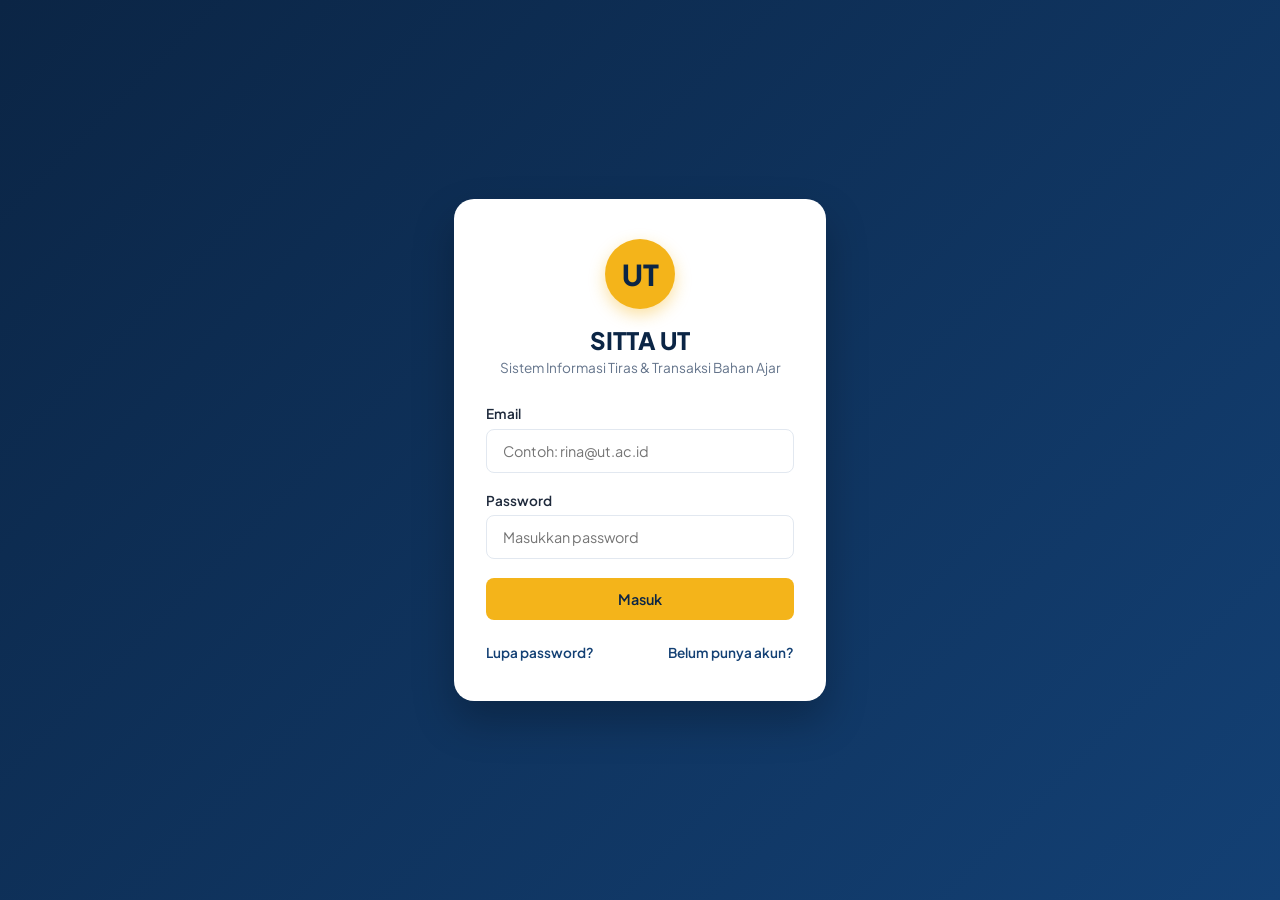
<file: index.html>
<!DOCTYPE html>
<html lang="id">
<head>
  <meta charset="UTF-8">
  <meta name="viewport" content="width=device-width, initial-scale=1.0">
  <title>SITTA UT - Login Pemesanan Bahan Ajar</title>
  <link rel="stylesheet" href="css/style.css">
</head>
<body class="login-body">

  <div class="login-wrapper">
    <div class="login-card">
      <div class="login-logo-circle">UT</div>
      <h2>SITTA UT</h2>
      <p>Sistem Informasi Tiras & Transaksi Bahan Ajar</p>

      <!-- Form Login -->
      <form id="loginForm">
        <div class="form-group">
          <label class="form-label" for="loginEmail">Email</label>
          <input type="email" id="loginEmail" class="form-control" placeholder="Contoh: rina@ut.ac.id" required>
        </div>

        <div class="form-group">
          <label class="form-label" for="loginPassword">Password</label>
          <input type="password" id="loginPassword" class="form-control" placeholder="Masukkan password" required>
        </div>

        <button type="submit" class="btn btn-accent btn-block">Masuk</button>
      </form>

      <!-- Modal triggers -->
      <div class="login-links">
        <a href="#" id="btnOpenLupa">Lupa password?</a>
        <a href="#" id="btnOpenDaftar">Belum punya akun?</a>
      </div>
    </div>
  </div>

  <!-- Modal Lupa Password -->
  <div class="modal" id="modalLupa">
    <div class="modal-content">
      <div class="modal-header">
        <h3 class="modal-title">Reset Password</h3>
        <button class="close-btn" id="btnCloseLupa">&times;</button>
      </div>
      <form id="formLupa">
        <div class="form-group">
          <label class="form-label" for="lupaEmail">Email Terdaftar</label>
          <input type="email" id="lupaEmail" class="form-control" placeholder="Masukkan email anda" required>
        </div>
        <button type="submit" class="btn btn-primary btn-block">Kirim Link Reset</button>
      </form>
    </div>
  </div>

  <!-- Modal Registrasi -->
  <div class="modal" id="modalDaftar">
    <div class="modal-content">
      <div class="modal-header">
        <h3 class="modal-title">Daftar Akun Baru</h3>
        <button class="close-btn" id="btnCloseDaftar">&times;</button>
      </div>
      <form id="formDaftar">
        <div class="form-group">
          <label class="form-label" for="regNama">Nama Lengkap</label>
          <input type="text" id="regNama" class="form-control" placeholder="Nama Mahasiswa/Petugas" required>
        </div>
        <div class="form-group">
          <label class="form-label" for="regEmail">Email</label>
          <input type="email" id="regEmail" class="form-control" placeholder="email@ut.ac.id" required>
        </div>
        <div class="form-group">
          <label class="form-label" for="regPassword">Password</label>
          <input type="password" id="regPassword" class="form-control" placeholder="Password akun" required>
        </div>
        <div class="form-group">
          <label class="form-label" for="regLokasi">Lokasi / UPBJJ</label>
          <input type="text" id="regLokasi" class="form-control" placeholder="Contoh: UPBJJ Bandung" required>
        </div>
        <button type="submit" class="btn btn-accent btn-block">Daftar Akun</button>
      </form>
    </div>
  </div>

  <!-- Load Data Dummy dan Logic JS -->
  <script src="js/data.js"></script>
  <script src="js/script.js"></script>
</body>
</html>
</file>
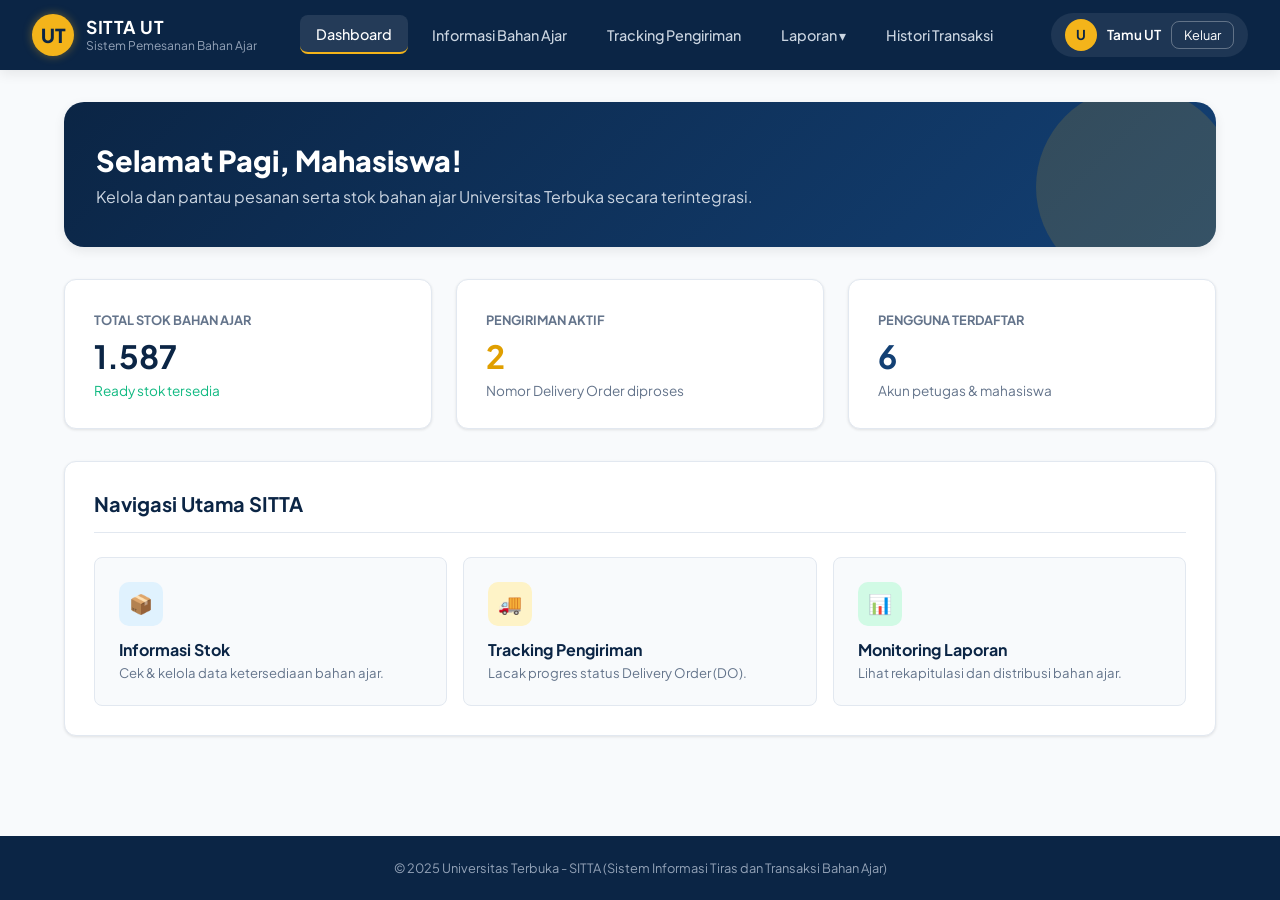
<file: dashboard.html>
<!DOCTYPE html>
<html lang="id">
<head>
  <meta charset="UTF-8">
  <meta name="viewport" content="width=device-width, initial-scale=1.0">
  <title>SITTA UT - Dashboard Utama</title>
  <link rel="stylesheet" href="css/style.css">
</head>
<body>

  <!-- Navigation Bar -->
  <nav class="navbar">
    <a href="dashboard.html" class="brand-container">
      <div class="brand-logo">UT</div>
      <div class="brand-title">
        <h1>SITTA UT</h1>
        <span>Sistem Pemesanan Bahan Ajar</span>
      </div>
    </a>

    <ul class="nav-menu">
      <li class="nav-item">
        <a href="dashboard.html" class="nav-link active">Dashboard</a>
      </li>
      <li class="nav-item">
        <a href="stok.html" class="nav-link">Informasi Bahan Ajar</a>
      </li>
      <li class="nav-item">
        <a href="tracking.html" class="nav-link">Tracking Pengiriman</a>
      </li>
      <li class="nav-item dropdown">
        <a href="#" class="nav-link">Laporan &#9662;</a>
        <div class="dropdown-menu">
          <a href="#" class="dropdown-item" onclick="alert('Laporan Monitoring Progress DO dalam persiapan.')">Monitoring Progress DO Bahan Ajar</a>
          <a href="#" class="dropdown-item" onclick="alert('Laporan Rekap Bahan Ajar dalam persiapan.')">Rekap Bahan Ajar</a>
        </div>
      </li>
      <li class="nav-item">
        <a href="#" class="nav-link" onclick="alert('Halaman Histori Transaksi Bahan Ajar.')">Histori Transaksi</a>
      </li>
    </ul>

    <div class="user-badge">
      <div class="user-avatar" id="navAvatar">U</div>
      <span class="user-name" id="navUserName">Mahasiswa</span>
      <button class="btn-logout" id="btnLogout">Keluar</button>
    </div>
  </nav>

  <!-- Main Content Container -->
  <main class="main-container">

    <!-- Hero Banner with Dynamic Greeting -->
    <div class="hero-banner">
      <h2 class="hero-greeting" id="greetingText">Selamat Datang di SITTA UT</h2>
      <p class="hero-subtitle">Kelola dan pantau pesanan serta stok bahan ajar Universitas Terbuka secara terintegrasi.</p>
    </div>

    <!-- Quick Stats Cards -->
    <div style="display: grid; grid-template-columns: repeat(auto-fit, minmax(260px, 1fr)); gap: 1.5rem; margin-bottom: 2rem;">
      <div class="card" style="margin-bottom:0;">
        <span style="font-size: 0.8rem; color: var(--text-secondary); font-weight:700;">TOTAL STOK BAHAN AJAR</span>
        <h3 style="font-size: 2rem; color: var(--primary-color); margin: 0.4rem 0;" id="statTotalStok">0</h3>
        <p style="font-size: 0.85rem; color: var(--success-color);">Ready stok tersedia</p>
      </div>

      <div class="card" style="margin-bottom:0;">
        <span style="font-size: 0.8rem; color: var(--text-secondary); font-weight:700;">PENGIRIMAN AKTIF</span>
        <h3 style="font-size: 2rem; color: var(--secondary-hover); margin: 0.4rem 0;" id="statTrackingAktif">2</h3>
        <p style="font-size: 0.85rem; color: var(--text-secondary);">Nomor Delivery Order diproses</p>
      </div>

      <div class="card" style="margin-bottom:0;">
        <span style="font-size: 0.8rem; color: var(--text-secondary); font-weight:700;">PENGGUNA TERDAFTAR</span>
        <h3 style="font-size: 2rem; color: var(--primary-light); margin: 0.4rem 0;" id="statPengguna">0</h3>
        <p style="font-size: 0.85rem; color: var(--text-secondary);">Akun petugas & mahasiswa</p>
      </div>
    </div>

    <!-- Quick Access Menu Grid -->
    <div class="card">
      <div class="card-header">
        <h3 class="card-title">Navigasi Utama SITTA</h3>
      </div>
      <div style="display: grid; grid-template-columns: repeat(auto-fit, minmax(220px, 1fr)); gap: 1rem;">
        
        <a href="stok.html" style="text-decoration: none; color: inherit;">
          <div style="background: #f8fafc; border: 1px solid var(--border-color); border-radius: var(--radius-sm); padding: 1.5rem; transition: transform 0.2s, box-shadow 0.2s;" onmouseover="this.style.transform='translateY(-4px)'; this.style.boxShadow='var(--shadow-md)'" onmouseout="this.style.transform='none'; this.style.boxShadow='none'">
            <div style="width: 44px; height: 44px; background: #e0f2fe; color: #0284c7; border-radius: 10px; display: flex; align-items: center; justify-content: center; font-weight: 800; font-size: 1.2rem; margin-bottom: 0.8rem;">📦</div>
            <h4 style="font-weight: 700; color: var(--primary-color);">Informasi Stok</h4>
            <p style="font-size: 0.82rem; color: var(--text-secondary); margin-top: 0.3rem;">Cek & kelola data ketersediaan bahan ajar.</p>
          </div>
        </a>

        <a href="tracking.html" style="text-decoration: none; color: inherit;">
          <div style="background: #f8fafc; border: 1px solid var(--border-color); border-radius: var(--radius-sm); padding: 1.5rem; transition: transform 0.2s, box-shadow 0.2s;" onmouseover="this.style.transform='translateY(-4px)'; this.style.boxShadow='var(--shadow-md)'" onmouseout="this.style.transform='none'; this.style.boxShadow='none'">
            <div style="width: 44px; height: 44px; background: #fef3c7; color: #d97706; border-radius: 10px; display: flex; align-items: center; justify-content: center; font-weight: 800; font-size: 1.2rem; margin-bottom: 0.8rem;">🚚</div>
            <h4 style="font-weight: 700; color: var(--primary-color);">Tracking Pengiriman</h4>
            <p style="font-size: 0.82rem; color: var(--text-secondary); margin-top: 0.3rem;">Lacak progres status Delivery Order (DO).</p>
          </div>
        </a>

        <a href="javascript:void(0)" onclick="alert('Fitur Laporan Progress DO siap digunakan.')" style="text-decoration: none; color: inherit;">
          <div style="background: #f8fafc; border: 1px solid var(--border-color); border-radius: var(--radius-sm); padding: 1.5rem; transition: transform 0.2s, box-shadow 0.2s;" onmouseover="this.style.transform='translateY(-4px)'; this.style.boxShadow='var(--shadow-md)'" onmouseout="this.style.transform='none'; this.style.boxShadow='none'">
            <div style="width: 44px; height: 44px; background: #d1fae5; color: #059669; border-radius: 10px; display: flex; align-items: center; justify-content: center; font-weight: 800; font-size: 1.2rem; margin-bottom: 0.8rem;">📊</div>
            <h4 style="font-weight: 700; color: var(--primary-color);">Monitoring Laporan</h4>
            <p style="font-size: 0.82rem; color: var(--text-secondary); margin-top: 0.3rem;">Lihat rekapitulasi dan distribusi bahan ajar.</p>
          </div>
        </a>

      </div>
    </div>

  </main>

  <footer class="footer">
    <p>&copy; 2025 Universitas Terbuka - SITTA (Sistem Informasi Tiras dan Transaksi Bahan Ajar)</p>
  </footer>

  <script src="js/data.js"></script>
  <script src="js/script.js"></script>
</body>
</html>
</file>
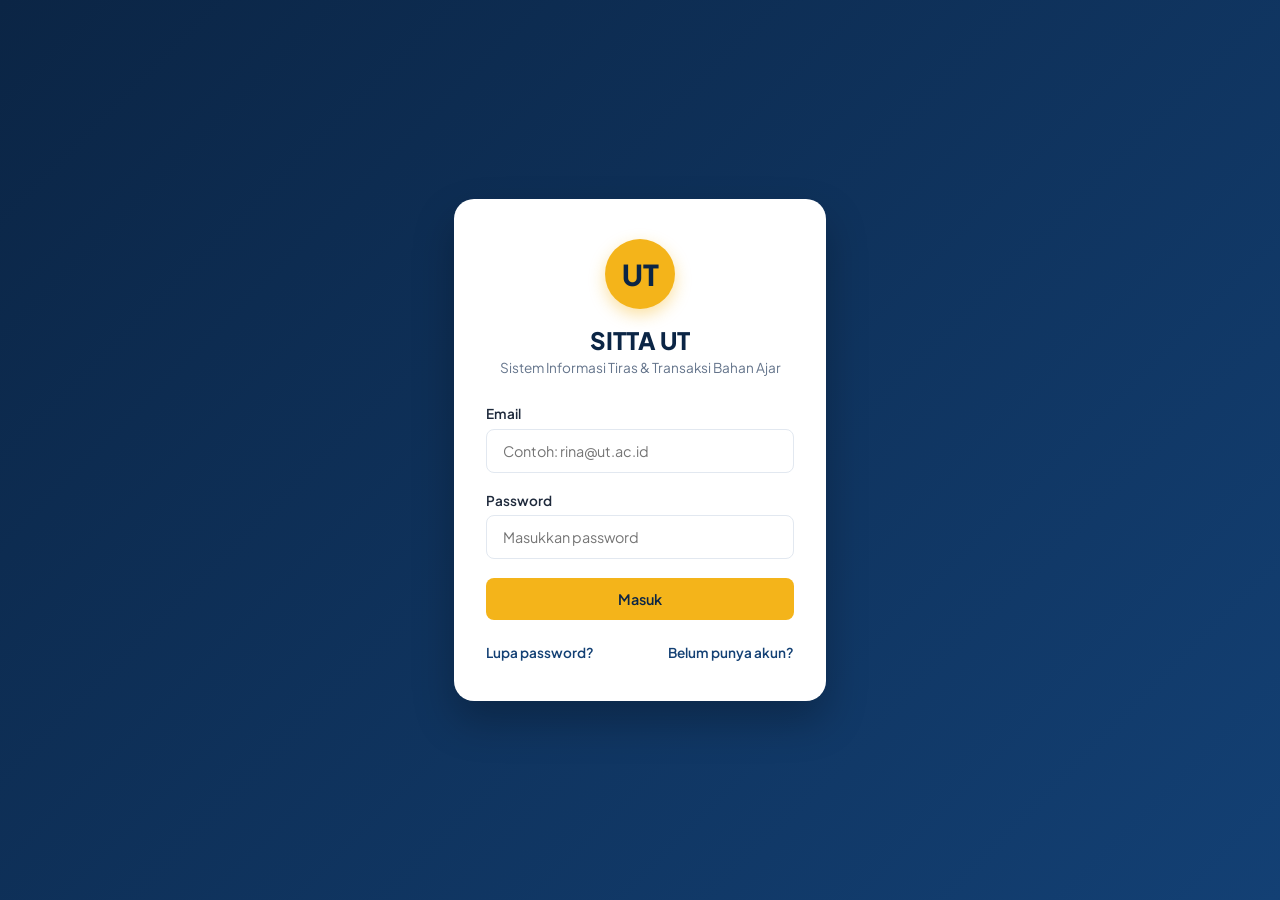
<file: login.html>
<!DOCTYPE html>
<html lang="id">
<head>
  <meta charset="UTF-8">
  <meta http-equiv="refresh" content="0; url=index.html">
  <title>Redirecting to Login...</title>
</head>
<body>
  <p>Mengarahkan ke halaman login... <a href="index.html">Klik di sini jika tidak otomatis</a></p>
</body>
</html>
</file>
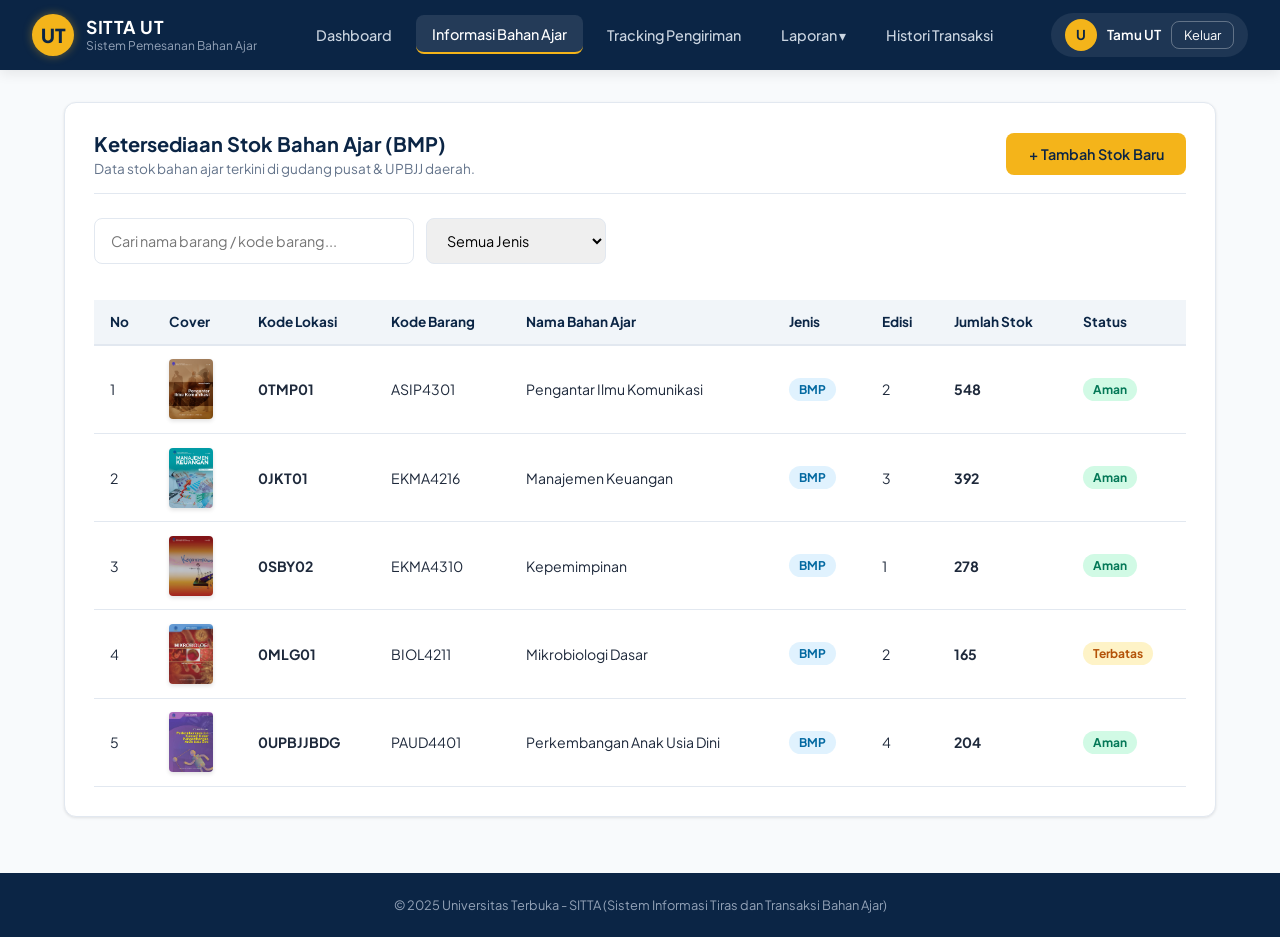
<file: stok.html>
<!DOCTYPE html>
<html lang="id">
<head>
  <meta charset="UTF-8">
  <meta name="viewport" content="width=device-width, initial-scale=1.0">
  <title>SITTA UT - Informasi Stok Bahan Ajar</title>
  <link rel="stylesheet" href="css/style.css">
</head>
<body>

  <!-- Navigation Bar -->
  <nav class="navbar">
    <a href="dashboard.html" class="brand-container">
      <div class="brand-logo">UT</div>
      <div class="brand-title">
        <h1>SITTA UT</h1>
        <span>Sistem Pemesanan Bahan Ajar</span>
      </div>
    </a>

    <ul class="nav-menu">
      <li class="nav-item">
        <a href="dashboard.html" class="nav-link">Dashboard</a>
      </li>
      <li class="nav-item">
        <a href="stok.html" class="nav-link active">Informasi Bahan Ajar</a>
      </li>
      <li class="nav-item">
        <a href="tracking.html" class="nav-link">Tracking Pengiriman</a>
      </li>
      <li class="nav-item dropdown">
        <a href="#" class="nav-link">Laporan &#9662;</a>
        <div class="dropdown-menu">
          <a href="#" class="dropdown-item" onclick="alert('Laporan Monitoring Progress DO Bahan Ajar.')">Monitoring Progress DO Bahan Ajar</a>
          <a href="#" class="dropdown-item" onclick="alert('Laporan Rekap Bahan Ajar.')">Rekap Bahan Ajar</a>
        </div>
      </li>
      <li class="nav-item">
        <a href="#" class="nav-link" onclick="alert('Histori Transaksi Bahan Ajar.')">Histori Transaksi</a>
      </li>
    </ul>

    <div class="user-badge">
      <div class="user-avatar" id="navAvatar">U</div>
      <span class="user-name" id="navUserName">Mahasiswa</span>
      <button class="btn-logout" id="btnLogout">Keluar</button>
    </div>
  </nav>

  <!-- Main Content Container -->
  <main class="main-container">

    <div class="card">
      <div class="card-header">
        <div>
          <h3 class="card-title">Ketersediaan Stok Bahan Ajar (BMP)</h3>
          <p style="font-size: 0.85rem; color: var(--text-secondary); margin-top: 4px;">Data stok bahan ajar terkini di gudang pusat & UPBJJ daerah.</p>
        </div>
        <button class="btn btn-accent" id="btnOpenAddStok">+ Tambah Stok Baru</button>
      </div>

      <!-- Filter / Pencarian -->
      <div style="display: flex; gap: 12px; margin-bottom: 1.2rem; flex-wrap: wrap;">
        <input type="text" id="searchStok" class="form-control" style="max-width: 320px;" placeholder="Cari nama barang / kode barang...">
        <select id="filterJenis" class="form-control" style="max-width: 180px;">
          <option value="">Semua Jenis</option>
          <option value="BMP">BMP (Buku Materi Pokok)</option>
          <option value="Modul">Modul Praktikum</option>
        </select>
      </div>

      <!-- Tabel Stok Bahan Ajar -->
      <div class="table-responsive">
        <table class="custom-table" id="tableStok">
          <thead>
            <tr>
              <th>No</th>
              <th>Cover</th>
              <th>Kode Lokasi</th>
              <th>Kode Barang</th>
              <th>Nama Bahan Ajar</th>
              <th>Jenis</th>
              <th>Edisi</th>
              <th>Jumlah Stok</th>
              <th>Status</th>
            </tr>
          </thead>
          <tbody id="tbodyStok">
            <!-- Rendered by JS -->
          </tbody>
        </table>
      </div>
    </div>

  </main>

  <!-- Modal Tambah Stok Baru -->
  <div class="modal" id="modalAddStok">
    <div class="modal-content">
      <div class="modal-header">
        <h3 class="modal-title">Tambah Stok Bahan Ajar Baru</h3>
        <button class="close-btn" id="btnCloseAddStok">&times;</button>
      </div>
      <form id="formAddStok">
        <div class="form-group">
          <label class="form-label" for="addKodeLokasi">Kode Lokasi</label>
          <input type="text" id="addKodeLokasi" class="form-control" placeholder="Contoh: 0JKT01" required>
        </div>
        <div class="form-group">
          <label class="form-label" for="addKodeBarang">Kode Barang</label>
          <input type="text" id="addKodeBarang" class="form-control" placeholder="Contoh: EKMA4111" required>
        </div>
        <div class="form-group">
          <label class="form-label" for="addNamaBarang">Nama Bahan Ajar</label>
          <input type="text" id="addNamaBarang" class="form-control" placeholder="Contoh: Pengantar Bisnis" required>
        </div>
        <div style="display: grid; grid-template-columns: 1fr 1fr; gap: 10px;">
          <div class="form-group">
            <label class="form-label" for="addJenisBarang">Jenis Barang</label>
            <select id="addJenisBarang" class="form-control">
              <option value="BMP">BMP</option>
              <option value="Modul">Modul</option>
            </select>
          </div>
          <div class="form-group">
            <label class="form-label" for="addEdisi">Edisi</label>
            <input type="number" id="addEdisi" class="form-control" placeholder="1" min="1" required>
          </div>
        </div>
        <div class="form-group">
          <label class="form-label" for="addStok">Jumlah Stok</label>
          <input type="number" id="addStok" class="form-control" placeholder="100" min="0" required>
        </div>
        <button type="submit" class="btn btn-primary btn-block">Simpan Stok Baru</button>
      </form>
    </div>
  </div>

  <footer class="footer">
    <p>&copy; 2025 Universitas Terbuka - SITTA (Sistem Informasi Tiras dan Transaksi Bahan Ajar)</p>
  </footer>

  <script src="js/data.js"></script>
  <script src="js/script.js"></script>
</body>
</html>
</file>
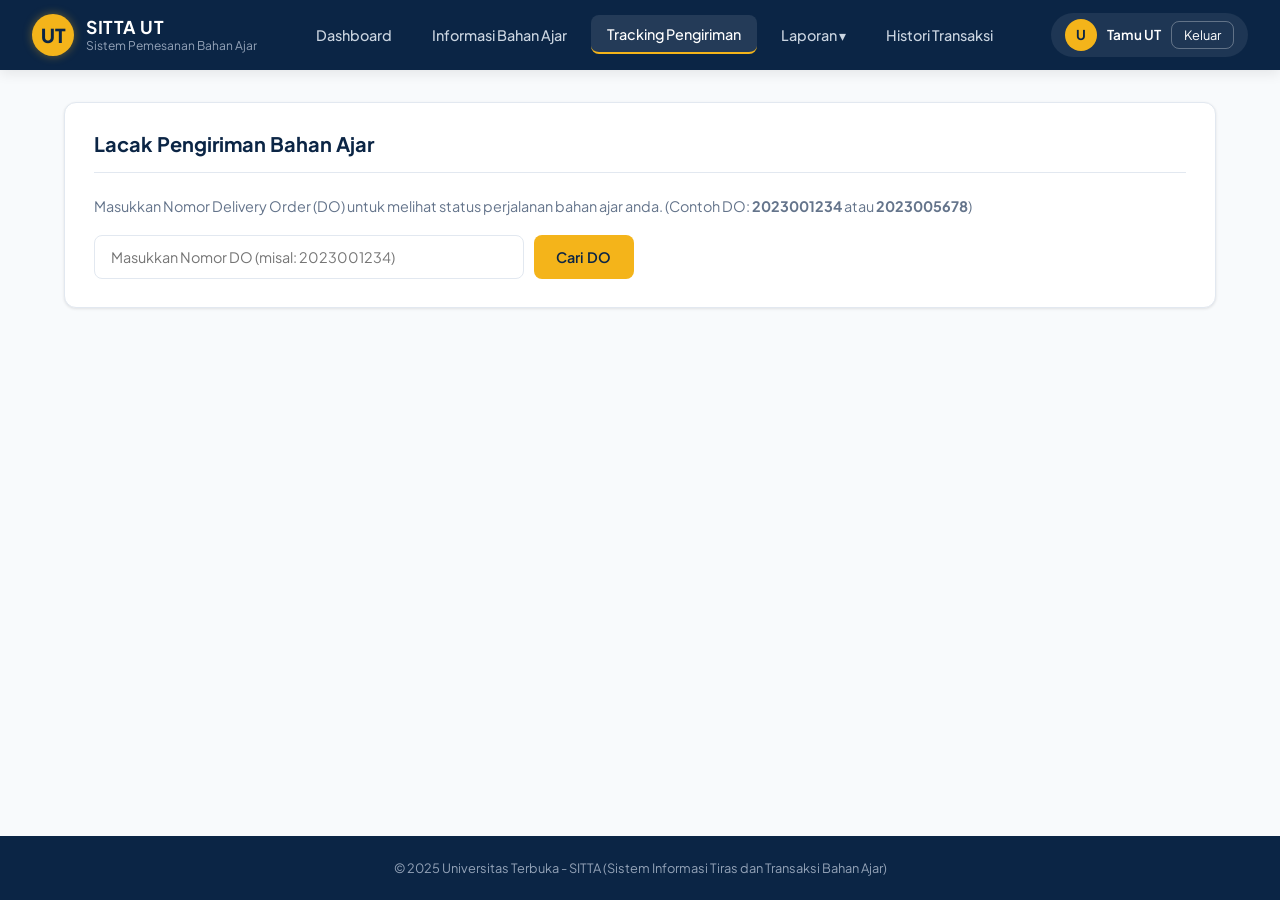
<file: tracking.html>
<!DOCTYPE html>
<html lang="id">
<head>
  <meta charset="UTF-8">
  <meta name="viewport" content="width=device-width, initial-scale=1.0">
  <title>SITTA UT - Tracking Pengiriman DO</title>
  <link rel="stylesheet" href="css/style.css">
</head>
<body>

  <!-- Navigation Bar -->
  <nav class="navbar">
    <a href="dashboard.html" class="brand-container">
      <div class="brand-logo">UT</div>
      <div class="brand-title">
        <h1>SITTA UT</h1>
        <span>Sistem Pemesanan Bahan Ajar</span>
      </div>
    </a>

    <ul class="nav-menu">
      <li class="nav-item">
        <a href="dashboard.html" class="nav-link">Dashboard</a>
      </li>
      <li class="nav-item">
        <a href="stok.html" class="nav-link">Informasi Bahan Ajar</a>
      </li>
      <li class="nav-item">
        <a href="tracking.html" class="nav-link active">Tracking Pengiriman</a>
      </li>
      <li class="nav-item dropdown">
        <a href="#" class="nav-link">Laporan &#9662;</a>
        <div class="dropdown-menu">
          <a href="#" class="dropdown-item" onclick="alert('Laporan Monitoring Progress DO Bahan Ajar.')">Monitoring Progress DO Bahan Ajar</a>
          <a href="#" class="dropdown-item" onclick="alert('Laporan Rekap Bahan Ajar.')">Rekap Bahan Ajar</a>
        </div>
      </li>
      <li class="nav-item">
        <a href="#" class="nav-link" onclick="alert('Histori Transaksi Bahan Ajar.')">Histori Transaksi</a>
      </li>
    </ul>

    <div class="user-badge">
      <div class="user-avatar" id="navAvatar">U</div>
      <span class="user-name" id="navUserName">Mahasiswa</span>
      <button class="btn-logout" id="btnLogout">Keluar</button>
    </div>
  </nav>

  <!-- Main Content Container -->
  <main class="main-container">

    <!-- Card Input Search Tracking -->
    <div class="card">
      <div class="card-header">
        <h3 class="card-title">Lacak Pengiriman Bahan Ajar</h3>
      </div>
      <p style="color: var(--text-secondary); font-size: 0.9rem; margin-bottom: 1.2rem;">
        Masukkan Nomor Delivery Order (DO) untuk melihat status perjalanan bahan ajar anda. (Contoh DO: <strong>2023001234</strong> atau <strong>2023005678</strong>)
      </p>

      <form id="formTracking" style="display: flex; gap: 10px; max-width: 540px;">
        <input type="text" id="inputNoDO" class="form-control" placeholder="Masukkan Nomor DO (misal: 2023001234)" required>
        <button type="submit" class="btn btn-accent" style="white-space: nowrap;">Cari DO</button>
      </form>
    </div>

    <!-- Container Hasil Tracking -->
    <div class="card" id="trackingResultCard" style="display: none;">
      <div class="card-header">
        <h3 class="card-title" id="resultHeaderTitle">Detail Delivery Order</h3>
        <span class="badge badge-warning" id="badgeStatus">Status DO</span>
      </div>

      <!-- Detail Ringkasan Header -->
      <div class="tracking-header">
        <div class="tracking-info-item">
          <label>Nomor DO</label>
          <p id="resNoDO">-</p>
        </div>
        <div class="tracking-info-item">
          <label>Nama Mahasiswa</label>
          <p id="resNama">-</p>
        </div>
        <div class="tracking-info-item">
          <label>Ekspedisi</label>
          <p id="resEkspedisi">-</p>
        </div>
        <div class="tracking-info-item">
          <label>Tanggal Kirim</label>
          <p id="resTglKirim">-</p>
        </div>
        <div class="tracking-info-item">
          <label>Paket Bahan Ajar</label>
          <p id="resPaket">-</p>
        </div>
        <div class="tracking-info-item">
          <label>Total Pembayaran</label>
          <p id="resTotal">-</p>
        </div>
      </div>

      <!-- Visual Progress Bar -->
      <div style="margin: 1.5rem 0;">
        <label style="font-size: 0.85rem; font-weight: 700; color: var(--primary-color);">Progress Pengiriman:</label>
        <div style="background: #e2e8f0; height: 12px; border-radius: 10px; overflow: hidden; margin-top: 6px;">
          <div id="progressBar" style="background: linear-gradient(90deg, var(--secondary-color), var(--success-color)); height: 100%; width: 50%; transition: width 0.5s ease;"></div>
        </div>
      </div>

      <!-- History Timeline -->
      <h4 style="font-size: 1rem; color: var(--primary-color); font-weight: 700; margin-top: 1.8rem;">Riwayat Perjalanan Paket:</h4>
      <div class="timeline" id="timelineContainer">
        <!-- Rendered by JS -->
      </div>
    </div>

    <!-- Alert Not Found -->
    <div id="trackingNotFound" style="display: none; background: #fee2e2; border: 1px solid #fca5a5; color: #991b1b; padding: 1.2rem; border-radius: var(--radius-sm); margin-top: 1rem;">
      <h4 style="font-weight: 700; font-size: 0.95rem;">Nomor Delivery Order Tidak Ditemukan!</h4>
      <p style="font-size: 0.85rem; margin-top: 0.2rem;">Silakan periksa kembali nomor DO yang anda masukkan. Contoh yang tersedia: <strong>2023001234</strong> atau <strong>2023005678</strong>.</p>
    </div>

  </main>

  <footer class="footer">
    <p>&copy; 2025 Universitas Terbuka - SITTA (Sistem Informasi Tiras dan Transaksi Bahan Ajar)</p>
  </footer>

  <script src="js/data.js"></script>
  <script src="js/script.js"></script>
</body>
</html>
</file>
<file: css/style.css>
@import url('https://fonts.googleapis.com/css2?family=Plus+Jakarta+Sans:wght@300;400;500;600;700;800&display=swap');

/* Reset dan variabel warna */
:root {
  --primary-color: #0b2545;
  --primary-light: #134074;
  --secondary-color: #f4b41a;
  --secondary-hover: #e09f00;
  --accent-color: #00b4d8;
  --bg-color: #f8fafc;
  --card-bg: #ffffff;
  --text-primary: #1e293b;
  --text-secondary: #64748b;
  --border-color: #e2e8f0;
  --success-color: #10b981;
  --warning-color: #f59e0b;
  --danger-color: #ef4444;
  --shadow-sm: 0 1px 3px rgba(0,0,0,0.1);
  --shadow-md: 0 4px 12px rgba(0,0,0,0.08);
  --shadow-lg: 0 10px 25px rgba(0,0,0,0.12);
  --radius-sm: 8px;
  --radius-md: 12px;
  --radius-lg: 20px;
}

* {
  margin: 0;
  padding: 0;
  box-sizing: border-box;
  font-family: 'Plus Jakarta Sans', sans-serif;
}

body {
  background-color: var(--bg-color);
  color: var(--text-primary);
  min-height: 100vh;
  display: flex;
  flex-direction: column;
}

/* Styling Navbar Header */
.navbar {
  background: var(--primary-color);
  color: white;
  padding: 0.8rem 2rem;
  display: flex;
  justify-content: space-between;
  align-items: center;
  box-shadow: var(--shadow-md);
  position: sticky;
  top: 0;
  z-index: 100;
}

.brand-container {
  display: flex;
  align-items: center;
  gap: 12px;
  text-decoration: none;
  color: white;
}

.brand-logo {
  width: 42px;
  height: 42px;
  background: var(--secondary-color);
  border-radius: 50%;
  display: flex;
  align-items: center;
  justify-content: center;
  font-weight: 800;
  color: var(--primary-color);
  font-size: 1.2rem;
  box-shadow: 0 0 10px rgba(244, 180, 26, 0.4);
}

.brand-title h1 {
  font-size: 1.1rem;
  font-weight: 700;
  letter-spacing: 0.5px;
}

.brand-title span {
  font-size: 0.75rem;
  color: #94a3b8;
  display: block;
}

/* Styling Menu Navigasi */
.nav-menu {
  display: flex;
  align-items: center;
  gap: 8px;
  list-style: none;
}

.nav-item {
  position: relative;
}

.nav-link {
  color: #cbd5e1;
  text-decoration: none;
  padding: 0.6rem 1rem;
  border-radius: var(--radius-sm);
  font-weight: 500;
  font-size: 0.9rem;
  transition: all 0.2s ease;
  display: flex;
  align-items: center;
  gap: 6px;
}

.nav-link:hover, .nav-link.active {
  color: white;
  background: rgba(255, 255, 255, 0.1);
}

.nav-link.active {
  border-bottom: 2px solid var(--secondary-color);
}

/* Dropdown Menu Laporan */
.dropdown-menu {
  position: absolute;
  top: 100%;
  left: 0;
  background: white;
  border-radius: var(--radius-sm);
  box-shadow: var(--shadow-lg);
  min-width: 240px;
  display: none;
  flex-direction: column;
  overflow: visible;
  margin-top: 4px;
  border: 1px solid var(--border-color);
  z-index: 200;
}

/* Invisible bridge agar kursor tidak kehilangan fokus hover saat berpindah ke menu */
.dropdown-menu::before {
  content: '';
  position: absolute;
  top: -10px;
  left: 0;
  width: 100%;
  height: 10px;
  background: transparent;
}

.dropdown-item {
  padding: 0.75rem 1rem;
  color: var(--text-primary);
  text-decoration: none;
  font-size: 0.85rem;
  transition: background 0.2s;
  display: flex;
  align-items: center;
  gap: 8px;
}

.dropdown-item:first-child {
  border-top-left-radius: var(--radius-sm);
  border-top-right-radius: var(--radius-sm);
}

.dropdown-item:last-child {
  border-bottom-left-radius: var(--radius-sm);
  border-bottom-right-radius: var(--radius-sm);
}

.dropdown-item:hover {
  background: #f1f5f9;
  color: var(--primary-light);
}

.nav-item.dropdown:hover .dropdown-menu {
  display: flex;
}

/* User Profile Badge di Navbar */
.user-badge {
  display: flex;
  align-items: center;
  gap: 10px;
  background: rgba(255,255,255,0.08);
  padding: 6px 14px;
  border-radius: 30px;
}

.user-avatar {
  width: 32px;
  height: 32px;
  background: var(--secondary-color);
  color: var(--primary-color);
  border-radius: 50%;
  display: flex;
  align-items: center;
  justify-content: center;
  font-weight: 700;
  font-size: 0.85rem;
}

.user-name {
  font-size: 0.85rem;
  font-weight: 600;
}

.btn-logout {
  background: transparent;
  border: 1px solid rgba(255,255,255,0.3);
  color: white;
  padding: 5px 12px;
  border-radius: var(--radius-sm);
  cursor: pointer;
  font-size: 0.8rem;
  transition: all 0.2s;
}

.btn-logout:hover {
  background: var(--danger-color);
  border-color: var(--danger-color);
}

/* Container Utama Content */
.main-container {
  max-width: 1200px;
  margin: 2rem auto;
  padding: 0 1.5rem;
  width: 100%;
  flex: 1;
}

/* Styling Card Konten */
.card {
  background: var(--card-bg);
  border-radius: var(--radius-md);
  padding: 1.8rem;
  box-shadow: var(--shadow-sm);
  border: 1px solid var(--border-color);
  margin-bottom: 1.5rem;
}

.card-header {
  display: flex;
  justify-content: space-between;
  align-items: center;
  margin-bottom: 1.5rem;
  padding-bottom: 1rem;
  border-bottom: 1px solid var(--border-color);
}

.card-title {
  font-size: 1.25rem;
  font-weight: 700;
  color: var(--primary-color);
}

/* Banner Greeting & Hero */
.hero-banner {
  background: linear-gradient(135deg, var(--primary-color) 0%, var(--primary-light) 100%);
  color: white;
  padding: 2.5rem 2rem;
  border-radius: var(--radius-lg);
  margin-bottom: 2rem;
  box-shadow: var(--shadow-md);
  position: relative;
  overflow: hidden;
}

.hero-banner::after {
  content: '';
  position: absolute;
  right: -20px;
  bottom: -40px;
  width: 200px;
  height: 200px;
  background: rgba(244, 180, 26, 0.15);
  border-radius: 50%;
}

.hero-greeting {
  font-size: 1.8rem;
  font-weight: 800;
  margin-bottom: 0.5rem;
}

.hero-subtitle {
  color: #cbd5e1;
  font-size: 1rem;
}

/* Styling Halaman Login */
.login-body {
  background: linear-gradient(135deg, #0b2545 0%, #134074 100%);
  min-height: 100vh;
  display: flex;
  align-items: center;
  justify-content: center;
}

.login-wrapper {
  width: 100%;
  max-width: 420px;
  padding: 1.5rem;
}

.login-card {
  background: white;
  padding: 2.5rem 2rem;
  border-radius: var(--radius-lg);
  box-shadow: 0 20px 40px rgba(0, 0, 0, 0.25);
  text-align: center;
}

.login-logo-circle {
  width: 70px;
  height: 70px;
  background: var(--secondary-color);
  border-radius: 50%;
  margin: 0 auto 1rem;
  display: flex;
  align-items: center;
  justify-content: center;
  font-size: 1.8rem;
  font-weight: 800;
  color: var(--primary-color);
  box-shadow: 0 6px 16px rgba(244, 180, 26, 0.4);
}

.login-card h2 {
  font-size: 1.5rem;
  color: var(--primary-color);
  margin-bottom: 0.3rem;
  font-weight: 800;
}

.login-card p {
  color: var(--text-secondary);
  font-size: 0.85rem;
  margin-bottom: 1.8rem;
}

/* Form Elements */
.form-group {
  margin-bottom: 1.2rem;
  text-align: left;
}

.form-label {
  display: block;
  font-size: 0.85rem;
  font-weight: 600;
  color: var(--text-primary);
  margin-bottom: 0.4rem;
}

.form-control {
  width: 100%;
  padding: 0.75rem 1rem;
  border: 1.5px solid var(--border-color);
  border-radius: var(--radius-sm);
  font-size: 0.9rem;
  transition: border-color 0.2s, box-shadow 0.2s;
  outline: none;
}

.form-control:focus {
  border-color: var(--primary-light);
  box-shadow: 0 0 0 3px rgba(19, 64, 116, 0.15);
}

/* Button Styling */
.btn {
  padding: 0.75rem 1.4rem;
  border-radius: var(--radius-sm);
  font-weight: 600;
  font-size: 0.9rem;
  cursor: pointer;
  border: none;
  transition: all 0.2s ease;
  display: inline-flex;
  align-items: center;
  justify-content: center;
  gap: 8px;
  text-decoration: none;
}

.btn-primary {
  background: var(--primary-color);
  color: white;
}

.btn-primary:hover {
  background: var(--primary-light);
}

.btn-accent {
  background: var(--secondary-color);
  color: var(--primary-color);
}

.btn-accent:hover {
  background: var(--secondary-hover);
}

.btn-block {
  width: 100%;
}

.login-links {
  margin-top: 1.5rem;
  display: flex;
  justify-content: space-between;
  font-size: 0.85rem;
}

.login-links a {
  color: var(--primary-light);
  text-decoration: none;
  font-weight: 600;
}

.login-links a:hover {
  text-decoration: underline;
}

/* Modal Box Styling */
.modal {
  position: fixed;
  top: 0;
  left: 0;
  width: 100vw;
  height: 100vh;
  background: rgba(11, 37, 69, 0.6);
  backdrop-filter: blur(4px);
  display: none;
  align-items: center;
  justify-content: center;
  z-index: 1000;
}

.modal.show {
  display: flex;
}

.modal-content {
  background: white;
  border-radius: var(--radius-md);
  width: 90%;
  max-width: 480px;
  padding: 2rem;
  box-shadow: var(--shadow-lg);
  position: relative;
  animation: modalSlide 0.3s ease;
}

@keyframes modalSlide {
  from { transform: translateY(-20px); opacity: 0; }
  to { transform: translateY(0); opacity: 1; }
}

.modal-header {
  display: flex;
  justify-content: space-between;
  align-items: center;
  margin-bottom: 1.2rem;
}

.modal-title {
  font-size: 1.2rem;
  font-weight: 700;
  color: var(--primary-color);
}

.close-btn {
  background: none;
  border: none;
  font-size: 1.4rem;
  cursor: pointer;
  color: var(--text-secondary);
}

/* Table Styling untuk Stok & Data */
.table-responsive {
  overflow-x: auto;
}

.custom-table {
  width: 100%;
  border-collapse: collapse;
  margin-top: 1rem;
}

.custom-table th {
  background: #f1f5f9;
  color: var(--primary-color);
  font-weight: 700;
  text-align: left;
  padding: 0.85rem 1rem;
  font-size: 0.85rem;
  border-bottom: 2px solid var(--border-color);
}

.custom-table td {
  padding: 0.85rem 1rem;
  border-bottom: 1px solid var(--border-color);
  font-size: 0.88rem;
  color: var(--text-primary);
}

.custom-table tbody tr:hover {
  background-color: #f8fafc;
}

/* Status Badges */
.badge {
  padding: 4px 10px;
  border-radius: 20px;
  font-size: 0.75rem;
  font-weight: 700;
  display: inline-block;
}

.badge-success { background: #d1fae5; color: #047857; }
.badge-warning { background: #fef3c7; color: #b45309; }
.badge-info { background: #e0f2fe; color: #0369a1; }

/* Tracking Result View */
.tracking-header {
  background: #f1f5f9;
  padding: 1.2rem;
  border-radius: var(--radius-sm);
  margin-bottom: 1.5rem;
  display: grid;
  grid-template-columns: repeat(auto-fit, minmax(200px, 1fr));
  gap: 1rem;
}

.tracking-info-item label {
  font-size: 0.75rem;
  color: var(--text-secondary);
  display: block;
  font-weight: 600;
  text-transform: uppercase;
}

.tracking-info-item p {
  font-size: 0.95rem;
  font-weight: 700;
  color: var(--primary-color);
}

/* Timeline Tracking */
.timeline {
  position: relative;
  padding-left: 2rem;
  margin-top: 1.5rem;
}

.timeline::before {
  content: '';
  position: absolute;
  left: 7px;
  top: 5px;
  bottom: 5px;
  width: 3px;
  background: var(--border-color);
}

.timeline-item {
  position: relative;
  margin-bottom: 1.5rem;
}

.timeline-dot {
  position: absolute;
  left: -2rem;
  top: 3px;
  width: 16px;
  height: 16px;
  border-radius: 50%;
  background: white;
  border: 3px solid var(--primary-light);
}

.timeline-item:first-child .timeline-dot {
  background: var(--secondary-color);
  border-color: var(--primary-color);
}

.timeline-date {
  font-size: 0.78rem;
  color: var(--text-secondary);
  font-weight: 600;
}

.timeline-content {
  font-size: 0.88rem;
  color: var(--text-primary);
  margin-top: 2px;
}

/* Footer */
.footer {
  text-align: center;
  padding: 1.5rem;
  background: var(--primary-color);
  color: #94a3b8;
  font-size: 0.8rem;
  margin-top: auto;
}
</file>
